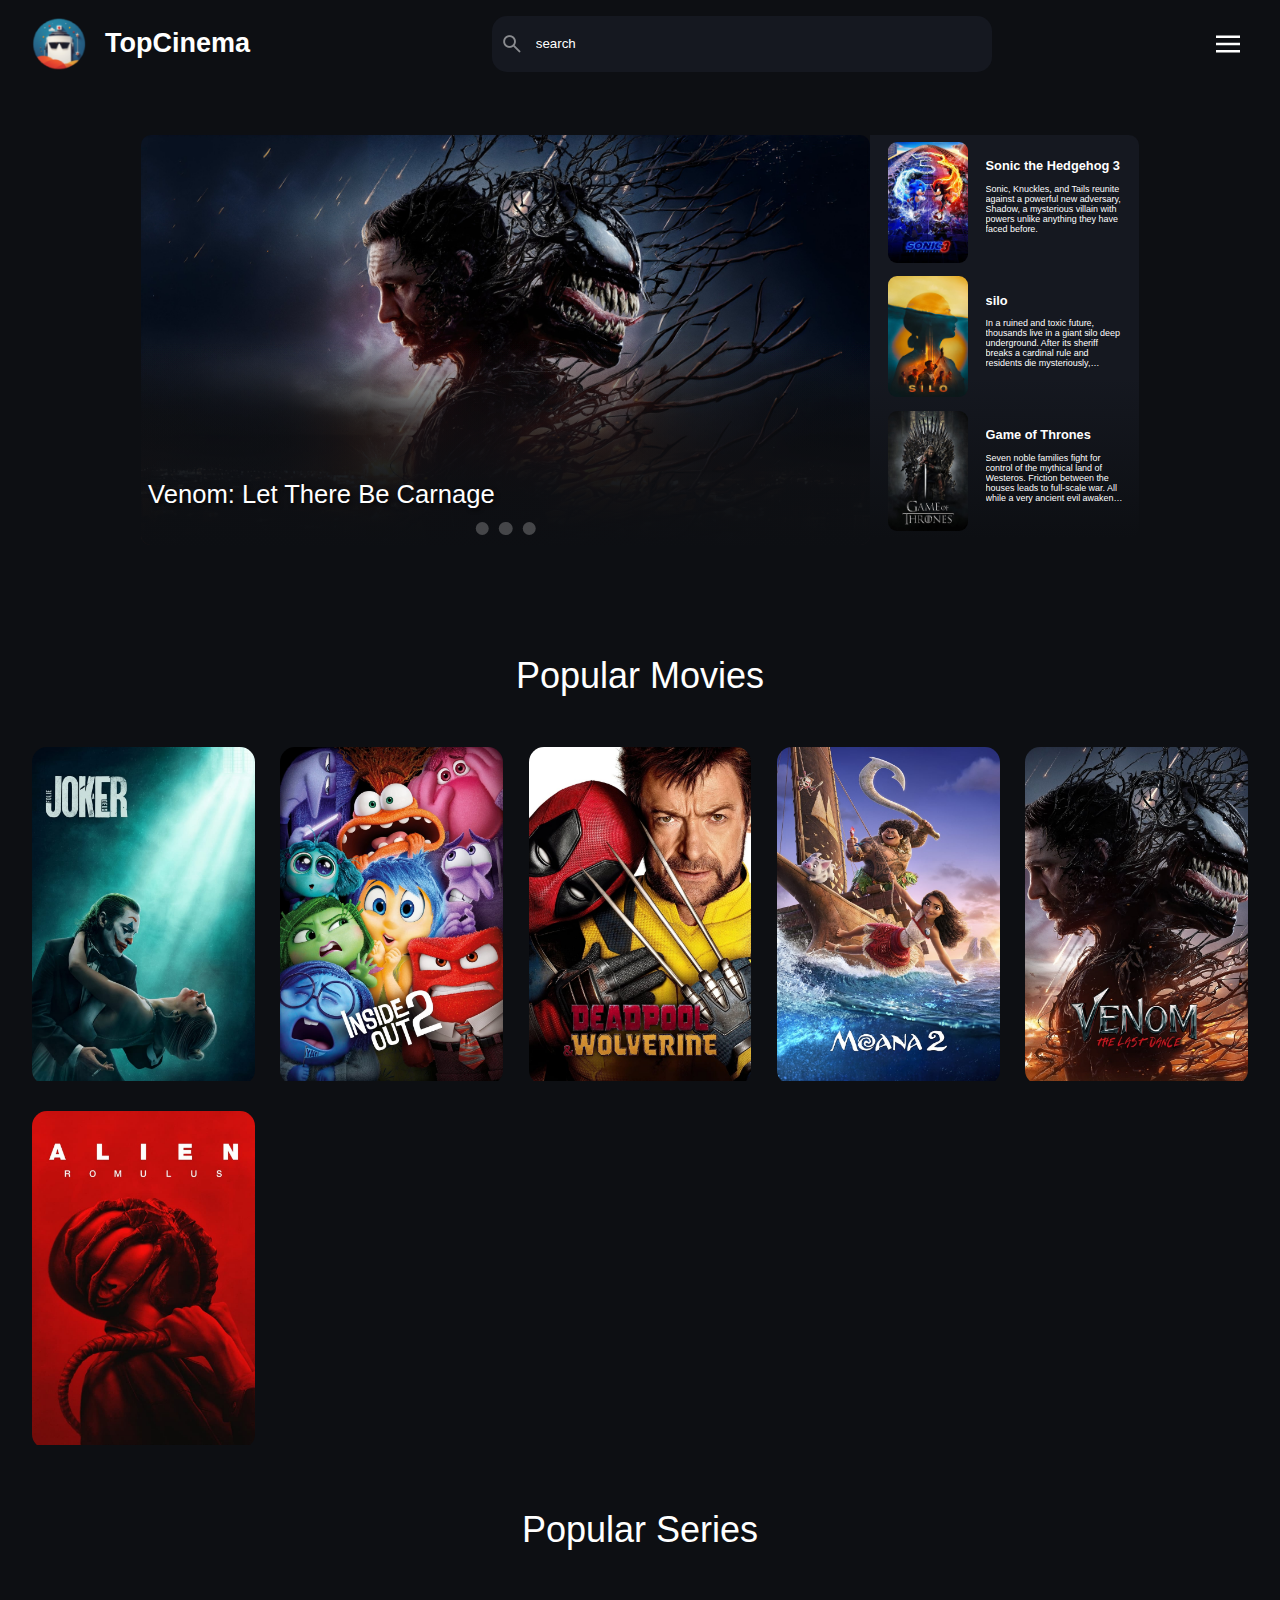
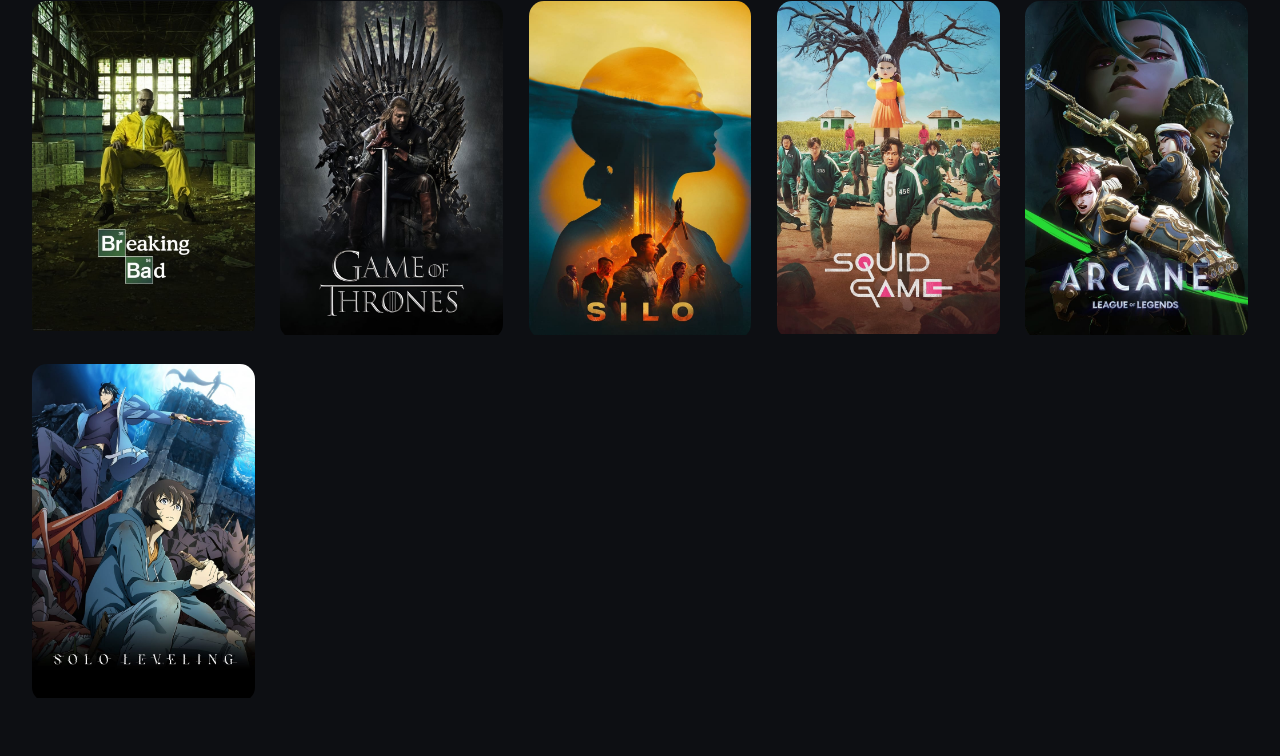
<file: index.html>
<!DOCTYPE html>
    <html lang="en">
    <head>
        <meta charset="UTF-8">
        <meta name="viewport" content="width=device-width, initial-scale=1.0">
        <title>Document</title>
        <link rel="stylesheet" href="style.css">
    </head>
 
    <body>
      
        <header>
            
            <div class="title">
                <img src="images/logo.ico" alt="" class="logo">
                <h1>TopCinema</h1>
            </div>
            
            <div class="search-box" search-box>
                <div class="search-wrapper" search-wrapper>
                    <input type="text" name="search" placeholder="search"aria-label="search" class="search-field" id="search-bar" autocomplete="off">

                    <img src="images/search.png" width="24" height="24" alt="search"class="leading-icon">
                    
                </div>
                
                                    
            </div>
            <div class="dropdown">
                <input type="checkbox" id="dropdown-toggle" class="dropdown-toggle">
                <label for="dropdown-toggle" class="dropdown-btn" aria-label="Open menu">
                    <img src="images/icons8-menu.svg" alt="Menu" class="menu-icon">
                </label>
                <ul class="dropdown-menu">
                    <li><a href="index.html">Home</a></li>
                    <li><a href="#movies">Movies</a></li>
                    <li><a href="#series">Series</a></li>
                </ul>
            </div>
        </header>


        <nav>
       
        </nav>

        <main>
            <div class="banner-container">
                <div class="banner">
                    <!-- Referências para :target -->
                    <a id="slide1"></a>
                    <a id="slide2"></a>
                    <a id="slide3"></a>
                
                    <!-- Slides -->
                    <div class="slides">
                        <div class="slide">
                            <div class="gradient-overlay"></div> <!-- Gradiente exclusivo para cada slide -->
                            <div class="banner-title">Venom: Let There Be Carnage</div>
                            <img src="images/banner_venom.jpg" alt="Slide 1">
                        </div>
                        <div class="slide">
                            <div class="gradient-overlay"></div>
                            <div class="banner-title">Moana: Return to the Sea</div>
                            <img src="images/banner_moana.jpg" alt="Slide 2">
                        </div>
                        <div class="slide">
                            <div class="gradient-overlay"></div>
                            <div class="banner-title">Gladiator: The Return</div>
                            <img src="images/banner_gladiador.jpg" alt="Slide 3">
                        </div>
                    </div>
                
        
        
                    <div class="navigation-link">
                        <a href="#slide1"></a>
                        <a href="#slide2"></a>
                        <a href="#slide3"></a>
                    </div>
    
                </div>
                <div class="other">
                    
                    <a class="other-movies" href="detail.html">
                        <div class="mini-card">
                            <img src="images/sonic.jpg" alt="Inside Out">
                        </div>
                        <div class="text">
                            <h2>Sonic the Hedgehog 3</h2>
                            <p>Sonic, Knuckles, and Tails reunite against a powerful new adversary, Shadow, a mysterious villain with powers unlike anything they have faced before.</p>
                        </div>
                        
                       
                    </a>
                    <div class="other-movies">
                        <div class="mini-card">
                            <img src="images/silo.jpg" alt="Inside Out">                        
                        </div>
                        <div class="text">
                            <h2>silo</h2>
                             <p>In a ruined and toxic future, thousands live in a giant silo deep underground.
                                 After its sheriff breaks a cardinal rule and residents die mysteriously, engineer Juliette starts to uncover shocking secrets and the truth about the silo.</p>
                        </div>
                    </div>
                    <div class="other-movies">
                        <div class="mini-card">
                            <img src="images/got.jpg" alt="Inside Out">                        
                        </div>
                        <div class="text">
                            <h2>Game of Thrones</h2>
                             <p>Seven noble families fight for control of the mythical land of Westeros. Friction between the houses leads to full-scale war. All while a very ancient evil awakens in the farthest north. </p>
                        </div>
                    </div>
                </div>
            </div>
           
            <h2 class="popular" id="movies">Popular Movies</h2>
            <div class="conteiner">
                <a class="square" href="detail2.html">
                    <div class="card">
                        <img src="images/joker.jpg" alt="joker">
                    </div>
                    <div class="desc">
                        <article>
                            <h2>Joker: Folie à Deux</h2>
                            <p>While struggling with his dual identity, Arthur Fleck not only stumbles 
                                upon true love, but also finds the music that's always been inside him.</p>
                        </article>
                        
                    </div>
                </a>
    
                <div class="square">
                    <div class="card">
                        <img src="images/Inside_Out_2_poster.jpg" alt="Inside Out">
                    </div>
                    <div class="desc">
                        <article>
                            <h2>Inside Out 2</h2>
                            <p>Teenager Riley's mind headquarters is undergoing a sudden demolition to make room
                                for something entirely unexpected: new Emotions! Joy, Sadness, Anger,
                                Fear and Disgust.</p>
                        </article>             
                    </div>
                </div>
    
                <div class="square">
                    <div class="card">
                        <img src="images/wolverine.jpg" alt="Wolverine">
                    </div>
                    <div class="desc">
                        <article>
                            <h2>Wolverine</h2>
                            <p>A listless Wade Wilson toils away in civilian life with his days as the morally flexible mercenary, Deadpool, behind him. 
                                But when his homeworld faces an existential threat.</p>
                        </article>
                    </div>
                </div>
                <div class="square">
                    <div class="card">
                        <img src="images/moana 2.jpg" alt="joker">
                    </div>
                    <div class="desc">
                        <article>
                            <h2>Moana 2</h2>
                            <p>After receiving an unexpected call from her wayfinding ancestors, Moana journeys alongside Maui and a new crew to
                                 the far seas of Oceania and into dangerous.</p>
                        </article>
                        
                    </div>
                </div>
                <div class="square">
                    <div class="card">
                        <img src="images/venom.jpg" alt="joker">
                    </div>
                    <div class="desc">
                        <article>
                            <h2>Venom: The Last Dance</h2>
                            <p>After receiving an unexpected call from her wayfinding ancestors, Moana journeys alongside Maui and a new crew to the far seas
                             of Oceania and into dangerous.</p>
                        </article>
                        
                    </div>
                </div>
                <div class="square">
                    <div class="card">
                        <img src="images/alien.jpg" alt="joker">
                    </div>
                    <div class="desc">
                        <article>
                            <h2>Alien: Romulus</h2>
                            <p>While scavenging the deep ends of a derelict space station, 
                                a group of young space colonizers come face to face with the most terrifying life form in the universe.</p>
                        </article>
                        
                    </div>
                </div>
            </div>
            <h2 class="popular" id="series">Popular Series</h2>
            <div class="conteiner">
                <a class="square" href="detail2.html">
                    <div class="card">
                        <img src="images/breaking.jpg" alt="joker">
                    </div>
                    <div class="desc">
                        <article>
                            <h2>Breaking Bad</h2>
                            <p>While struggling with his dual identity, Arthur Fleck not only stumbles 
                                upon true love, but also finds the music that's always been inside him.</p>
                        </article>
                        
                    </div>
                </a>
    
                <div class="square">
                    <div class="card">
                        <img src="images/got.jpg" alt="Inside Out">
                    </div>
                    <div class="desc">
                        <article>
                            <h2>Game of Thrones</h2>
                            <p>Teenager Riley's mind headquarters is undergoing a sudden demolition to make room
                                for something entirely unexpected: new Emotions! Joy, Sadness, Anger,
                                Fear and Disgust.</p>
                        </article>             
                    </div>
                </div>
    
                <div class="square">
                    <div class="card">
                        <img src="images/silo.jpg" alt="Wolverine">
                    </div>
                    <div class="desc">
                        <article>
                            <h2>Silo</h2>
                            <p>A listless Wade Wilson toils away in civilian life with his days as the morally flexible mercenary, Deadpool, behind him. 
                                But when his homeworld faces an existential threat.</p>
                        </article>
                    </div>
                </div>
                <div class="square">
                    <div class="card">
                        <img src="images/squid.jpg" alt="joker">
                    </div>
                    <div class="desc">
                        <article>
                            <h2>Squid Game</h2>
                            <p>After receiving an unexpected call from her wayfinding ancestors, Moana journeys alongside Maui and a new crew to
                                 the far seas of Oceania and into dangerous.</p>
                        </article>
                        
                    </div>
                </div>
                <div class="square">
                    <div class="card">
                        <img src="images/arcane.jpg" alt="joker">
                    </div>
                    <div class="desc">
                        <article>
                            <h2>Arcane</h2>
                            <p>After receiving an unexpected call from her wayfinding ancestors, Moana journeys alongside Maui and a new crew to the far seas
                             of Oceania and into dangerous.</p>
                        </article>
                        
                    </div>
                </div>
                <div class="square">
                    <div class="card">
                        <img src="images/solo.jpg" alt="joker">
                    </div>
                    <div class="desc">
                        <article>
                            <h2>Solo Leveling</h2>
                            <p>While scavenging the deep ends of a derelict space station, 
                                a group of young space colonizers come face to face with the most terrifying life form in the universe.</p>
                        </article>
                        
                    </div>
                </div>
            </div>
            <br>
            <br>
            <br>
        </main>
        
        
        
       
    </body>
    </html>
</file>
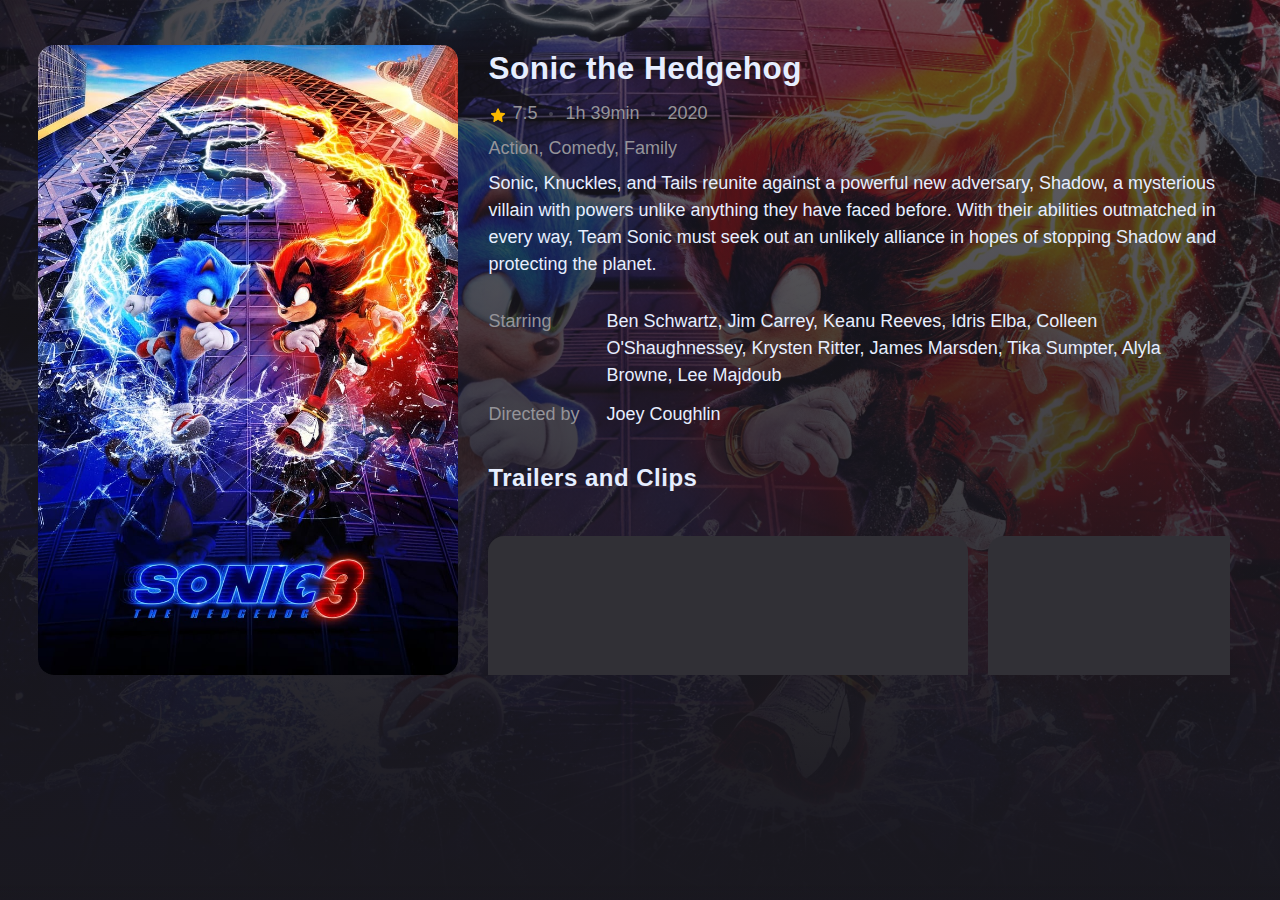
<file: detail.html>
<!DOCTYPE html>
<html lang="en">
<head>
    <meta charset="UTF-8">
    <meta name="viewport" content="width=device-width, initial-scale=1.0">
    <title>Movie Details</title>
    <link rel="stylesheet" href="detail.css">
</head>
<body>
    <main>                         
        <!--content-->
        <article class="container-detail" id="container" page-content>
            <!--banner-->
            <div class="movie-detail" id="movie-detail">
                <div class="backdrop-image" id="backdrop-image" style="background-image:url(images/sonic_backdrop.jpg)"></div>
                
                <figure class="poster-box movie-poster">
                    <img src="images/sonic.jpg" id="movie-poster" alt="Sonic Movie Poster" class="img-cover">
                </figure>
    
                <div class="detail-box">
                    <div class="detail-content">
                        <h1 class="heading" id="movie-title">Sonic the Hedgehog</h1>
                        <div class="meta-list">
                            <div class="meta-item">
                                <img src="images/star.png" width="20px" alt="rating">
                                <span class="span" id="movie-rating">7.5</span>
                            </div>
                            <div class="separator"></div>
                            <div class="meta-item" id="duration-time">1h 39min</div>
                            <div class="separator"></div>
                            <div class="meta-item" id="movie-year">2020</div>
                        </div>
                        <p class="genre" id="movie-genres">Action, Comedy, Family</p>
    
                        <p class="overview" id="movie-overview">
                            Sonic, Knuckles, and Tails reunite against a powerful new adversary, Shadow, a mysterious villain with powers unlike anything they have faced before. 
                            With their abilities outmatched in every way, Team Sonic must seek out an unlikely alliance in hopes of stopping Shadow and protecting the planet.
                        </p>
    
                        <ul class="detail-list">
                            <div class="list-item">
                                <p class="list-name">Starring</p>
                                <p id="Starring">Ben Schwartz, Jim Carrey, Keanu Reeves, Idris Elba, Colleen O'Shaughnessey, Krysten Ritter, James Marsden, Tika Sumpter, Alyla Browne, Lee Majdoub</p>
                            </div>
                            <div class="list-item">
                                <p class="list-name" id="director-label">Directed by</p>
                                <p id="director">Joey Coughlin</p>
                            </div>
                        </ul>  
                        
                        <div class="title-wrapper">
                            <h3 class="title-large" id="label-trailers">Trailers and Clips</h3>
                        </div>
                        <div class="video-list">
                            <div class="video-inner" id="video-inner">
                                <div class="video-card">
                                    <iframe id="trailer-1" src="https://www.youtube.com/embed/szby7ZHLnkA" frameborder="0" allowfullscreen></iframe>
                                </div>     
                                <div class="video-card">
                                    <iframe id="trailer-1" src="https://www.youtube.com/embed/qSu6i2iFMO0" frameborder="0" allowfullscreen></iframe>
                                </div>                       
                            </div>
                            
                                                  
                            </div>
                        </div>                                            
                    </div>
                </div>                   
            </div>
    
            <!-- <section class="movie-list" aria-label="popular movies">
                <div class="title-wrapper">
                    <h3 class="title-large also-like">You May Also Like</h3>
                </div>
                <div class="slider-list" id="slider-list">
                    <div class="slider-inner" id="slider-inner">
                        <div class="movie-card">
                            <img src="images/movie1.jpg" alt="Movie 1">
                            <p>Movie 1</p>
                        </div>
                        <div class="movie-card">
                            <img src="images/movie2.jpg" alt="Movie 2">
                            <p>Movie 2</p>
                        </div>
                        <div class="movie-card">
                            <img src="images/movie3.jpg" alt="Movie 3">
                            <p>Movie 3</p>
                        </div>
                    </div>
                    
                </div>
            </section> -->
        </article>
    </main>
</body>
</html>
</file>
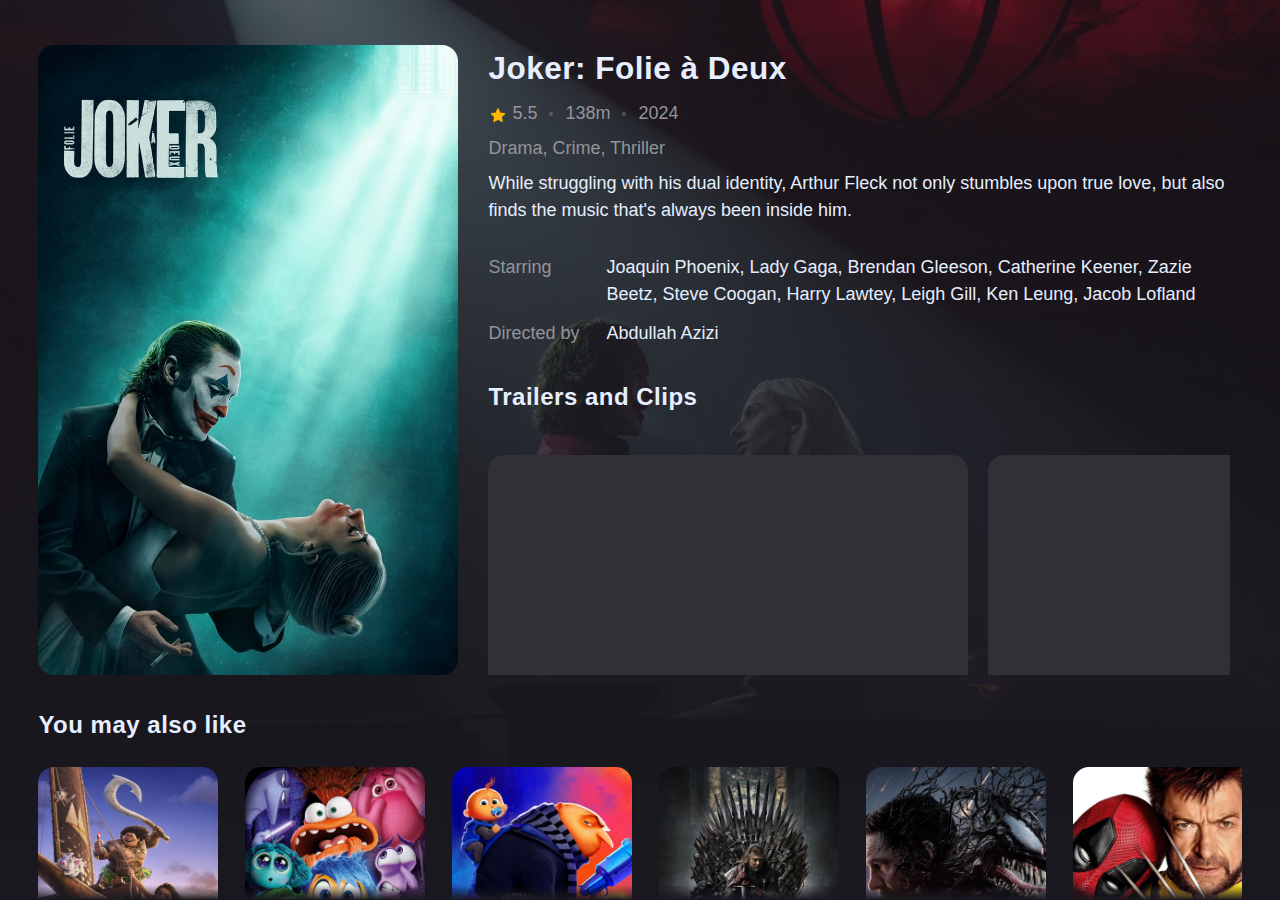
<file: detail2.html>
<!DOCTYPE html>
<html lang="en">
<head>
    <meta charset="UTF-8">
    <meta name="viewport" content="width=device-width, initial-scale=1.0">
    <title>Movie Details</title>
    <link rel="stylesheet" href="detail.css">
</head>
<body>
    <main>                         
        <!--content-->
        <article class="container-detail" id="container" page-content>
            <!--banner-->
            <div class="movie-detail" id="movie-detail">
                <div class="backdrop-image" id="backdrop-image" style="background-image:url(images/joker_bacdrop.jpg)"></div>
                
                <figure class="poster-box movie-poster">
                    <img src="images/joker.jpg" id="movie-poster" alt="Sonic Movie Poster" class="img-cover">
                </figure>
    
                <div class="detail-box">
                    <div class="detail-content">
                        <h1 class="heading" id="movie-title">Joker: Folie à Deux</h1>
                        <div class="meta-list">
                            <div class="meta-item">
                                <img src="images/star.png" width="20px" alt="rating">
                                <span class="span" id="movie-rating">5.5</span>
                            </div>
                            <div class="separator"></div>
                            <div class="meta-item" id="duration-time">138m</div>
                            <div class="separator"></div>
                            <div class="meta-item" id="movie-year">2024</div>
                        </div>
                        <p class="genre" id="movie-genres">Drama, Crime, Thriller</p>
    
                        <p class="overview" id="movie-overview">
                            While struggling with his dual identity, Arthur Fleck not only stumbles upon true love, but also finds the music that's always been inside him.
                        </p>
    
                        <ul class="detail-list">
                            <div class="list-item">
                                <p class="list-name">Starring</p>
                                <p id="Starring">Joaquin Phoenix, Lady Gaga, Brendan Gleeson, Catherine Keener, Zazie Beetz, Steve Coogan, Harry Lawtey, Leigh Gill, Ken Leung, Jacob Lofland</p>
                            </div>
                            <div class="list-item">
                                <p class="list-name" id="director-label">Directed by</p>
                                <p id="director">Abdullah Azizi</p>
                            </div>
                        </ul>  
                        
                        <div class="title-wrapper">
                            <h3 class="title-large" id="label-trailers">Trailers and Clips</h3>
                        </div>
                        <div class="video-list">
                            <div class="video-inner" id="video-inner">
                                <div class="video-card">
                                    <iframe id="trailer-1" src="https://www.youtube.com/embed/f8rupP9AQMU" frameborder="0" allowfullscreen></iframe>
                                </div>     
                                <div class="video-card">
                                    <iframe id="trailer-1" src="https://www.youtube.com/embed/vcyG78OvtcQ" frameborder="0" allowfullscreen></iframe>
                                </div>       
                                <div class="video-card">
                                    <iframe id="trailer-1" src="https://www.youtube.com/embed/OZYkbpuLQJs" frameborder="0" allowfullscreen></iframe>
                                </div>                        
                            </div>
                            
                                                  
                            </div>
                        </div>                                            
                    </div>
                </div>                   
            </div>
    
            <section class="list" id="list">
                <div class="title-wrapper" id="title-wrapper">
                    <h3 class="title-large">You may also like</h3>
                </div>
                <div class="slider-list" id="slider-list">
                    
                                         
                    <div class="slider-inner" id = "slider-inner">
                        <div class="movie-card">
                            <a href="./detail.html" class="card-btn"> 
                                <figure class="poster-box card-banner">
                                    <img src="images/moana 2.jpg" class="img-cover" alt="" >
                                </figure>
                                <div class="card-wrapper">
                                    <h4 class="title">Moana 2</h4>
                                    <div class="meta-list">
                    
                                        <div class="meta-item">
                                            <span class="span">8.4</span>
                                            <img src="./images/star.png" width="20px" height="20px" loading="lazy" alt="rating">             
                                        </div>
                                        <div class="card-badge">2022</div>           
                                    </div>
                                </div>
                            </a>
                                                                                    
                        </div>
                        <div class="movie-card">
                            <a href="./detail.html" class="card-btn"> 
                                <figure class="poster-box card-banner">
                                    <img src="images/Inside_Out_2_poster.jpg" class="img-cover" alt="" >
                                </figure>
                                <div class="card-wrapper">
                                    <h4 class="title">Inside Out 2</h4>
                                    <div class="meta-list">
                    
                                        <div class="meta-item">
                                            <span class="span">8.4</span>
                                            <img src="./images/star.png" width="20px" height="20px" loading="lazy" alt="rating">             
                                        </div>
                                        <div class="card-badge">2022</div>           
                                    </div>
                                </div>
                            </a>
                                                                                    
                        </div>
                        <div class="movie-card">
                            <a href="./detail.html" class="card-btn"> 
                                <figure class="poster-box card-banner">
                                    <img src="images/gru.jpg" class="img-cover" alt="" >
                                </figure>
                                <div class="card-wrapper">
                                    <h4 class="title">Gru</h4>
                                    <div class="meta-list">
                    
                                        <div class="meta-item">
                                            <span class="span">8.4</span>
                                            <img src="./images/star.png" width="20px" height="20px" loading="lazy" alt="rating">             
                                        </div>
                                        <div class="card-badge">2022</div>           
                                    </div>
                                </div>
                            </a>
                                                                                    
                        </div>
                        <div class="movie-card">
                            <a href="./detail.html" class="card-btn"> 
                                <figure class="poster-box card-banner">
                                    <img src="images/got.jpg" class="img-cover" alt="" >
                                </figure>
                                <div class="card-wrapper">
                                    <h4 class="title">Game of Thrones</h4>
                                    <div class="meta-list">
                    
                                        <div class="meta-item">
                                            <span class="span">8.4</span>
                                            <img src="./images/star.png" width="20px" height="20px" loading="lazy" alt="rating">             
                                        </div>
                                        <div class="card-badge">2022</div>           
                                    </div>
                                </div>
                            </a>
                                                                                    
                        </div>
                        <div class="movie-card">
                            <a href="./detail.html" class="card-btn"> 
                                <figure class="poster-box card-banner">
                                    <img src="images/venom.jpg" class="img-cover" alt="" >
                                </figure>
                                <div class="card-wrapper">
                                    <h4 class="title">Venom</h4>
                                    <div class="meta-list">
                    
                                        <div class="meta-item">
                                            <span class="span">8.4</span>
                                            <img src="./images/star.png" width="20px" height="20px" loading="lazy" alt="rating">             
                                        </div>
                                        <div class="card-badge">2022</div>           
                                    </div>
                                </div>
                            </a>
                                                                                    
                        </div>
                        <div class="movie-card">
                            <a href="./detail.html" class="card-btn"> 
                                <figure class="poster-box card-banner">
                                    <img src="images/wolverine.jpg" class="img-cover" alt="" >
                                </figure>
                                <div class="card-wrapper">
                                    <h4 class="title">Deadpool & Wolverine</h4>
                                    <div class="meta-list">
                    
                                        <div class="meta-item">
                                            <span class="span">8.4</span>
                                            <img src="./images/star.png" width="20px" height="20px" loading="lazy" alt="rating">             
                                        </div>
                                        <div class="card-badge">2022</div>           
                                    </div>
                                </div>
                            </a>
                                                                                    
                        </div>
                        <div class="movie-card">
                            <a href="./detail.html" class="card-btn"> 
                                <figure class="poster-box card-banner">
                                    <img src="images/alien.jpg" class="img-cover" alt="" >
                                </figure>
                                <div class="card-wrapper">
                                    <h4 class="title">Alien Romulos</h4>
                                    <div class="meta-list">
                    
                                        <div class="meta-item">
                                            <span class="span">8.4</span>
                                            <img src="./images/star.png" width="20px" height="20px" loading="lazy" alt="rating">             
                                        </div>
                                        <div class="card-badge">2022</div>           
                                    </div>
                                </div>
                            </a>
                                                                                    
                        </div>
                                         
                    </div>
                </div>
            </section>
        </article>
    </main>
</body>
</html>
</file>
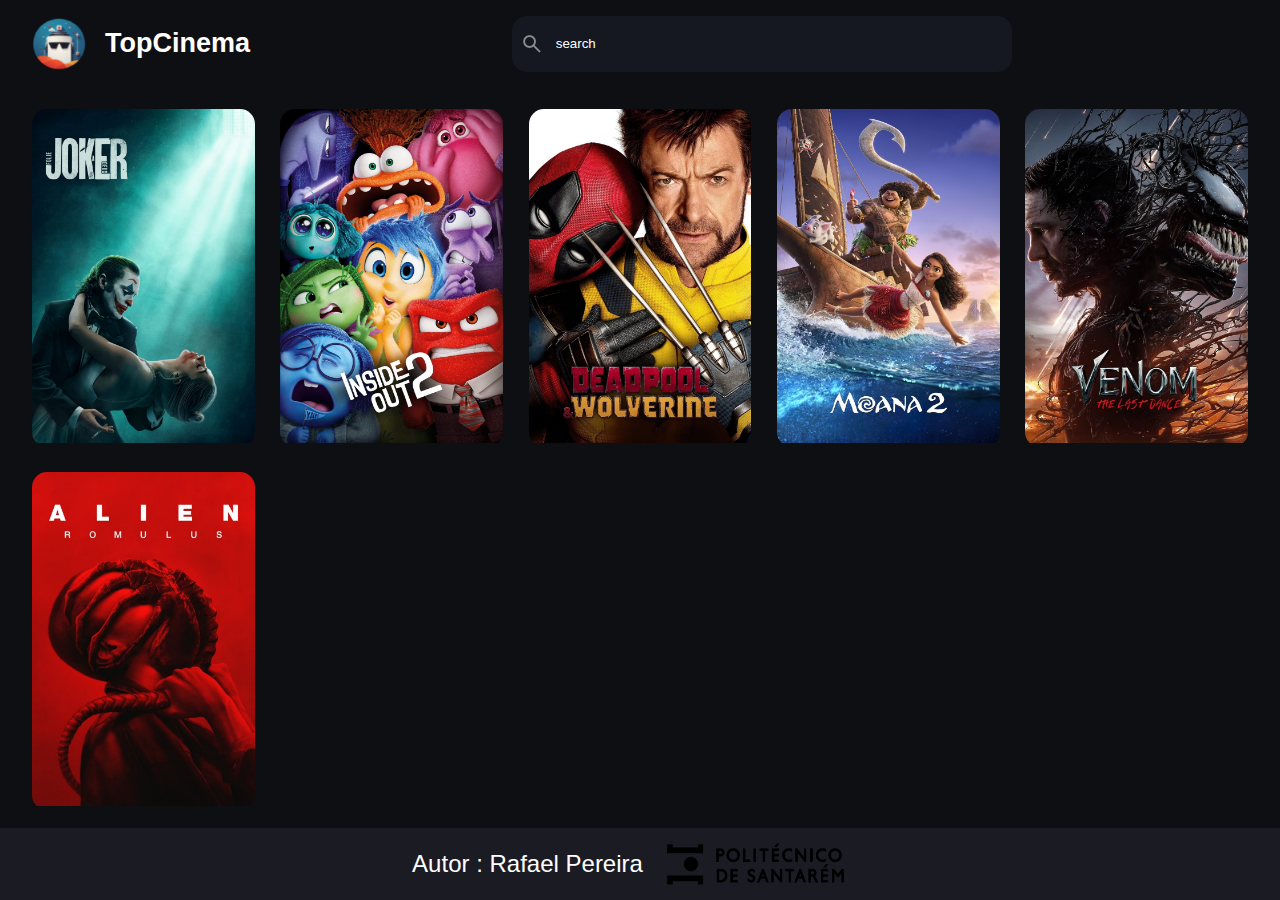
<file: test2.html>
<!DOCTYPE html>
<html lang="en">
<head>
    <meta charset="UTF-8">
    <meta name="viewport" content="width=device-width, initial-scale=1.0">
    <title>Document</title>
    <link rel="stylesheet" href="style.css">
</head>
<body>
    <header>
        <div class="title">
            <img src="images/logo.ico" alt="" class="logo">
            <h1>TopCinema</h1>
        </div>
        <div class="search-box" search-box>
            <div class="search-wrapper" search-wrapper>
                <input type="text" name="search" placeholder="search"aria-label="search" class="search-field" id="search-bar" autocomplete="off">

                <img src="images/search.png" width="24" height="24" alt="search"class="leading-icon">
                
            </div>
            
                                 
        </div>
    </header>

    <nav>
        <ul>
            <li><a href="">Movies   </a></li>
            <li><a href="">Series</a></li>
            <li><a href="">Top</a></li>
    
        </ul>
    </nav>

    <main>
        <div class="conteiner">
            <div class="square">
                <div class="card">
                    <img src="images/joker.jpg" alt="joker">
                </div>
                <div class="desc">
                    <article>
                        <h2>Joker: Folie à Deux</h2>
                        <p>While struggling with his dual identity, Arthur Fleck not only stumbles 
                            upon true love, but also finds the music that's always been inside him.</p>
                    </article>
                    
                </div>
            </div>

            <div class="square">
                <div class="card">
                    <img src="images/Inside_Out_2_poster.jpg" alt="Inside Out">
                </div>
                <div class="desc">
                    <article>
                        <h2>Inside Out 2</h2>
                        <p>Teenager Riley's mind headquarters is undergoing a sudden demolition to make room
                            for something entirely unexpected: new Emotions! Joy, Sadness, Anger,
                            Fear and Disgust, aren’t sure how to feel when Anxiety shows up.</p>
                    </article>             
                </div>
            </div>

            <div class="square">
                <div class="card">
                    <img src="images/wolverine.jpg" alt="Wolverine">
                </div>
                <div class="desc">
                    <article>
                        <h2>Wolverine</h2>
                        <p>A listless Wade Wilson toils away in civilian life with his days as the morally flexible mercenary, Deadpool, behind him. 
                            But when his homeworld faces an existential threat, Wade must reluctantly suit-up again with an even more reluctant Wolverine.</p>
                    </article>
                </div>
            </div>
            <div class="square">
                <div class="card">
                    <img src="images/moana 2.jpg" alt="joker">
                </div>
                <div class="desc">
                    <article>
                        <h2>Moana 2</h2>
                        <p>After receiving an unexpected call from her wayfinding ancestors, Moana journeys alongside Maui and a new crew to
                             the far seas of Oceania and into dangerous, long-lost waters for an adventure unlike anything she's ever faced.</p>
                    </article>
                    
                </div>
            </div>
            <div class="square">
                <div class="card">
                    <img src="images/venom.jpg" alt="joker">
                </div>
                <div class="desc">
                    <article>
                        <h2>Venom: The Last Dance</h2>
                        <p>After receiving an unexpected call from her wayfinding ancestors, Moana journeys alongside Maui and a new crew to the far seas
                         of Oceania and into dangerous, long-lost waters for an adventure unlike anything she's ever faced.</p>
                    </article>
                    
                </div>
            </div>
            <div class="square">
                <div class="card">
                    <img src="images/alien.jpg" alt="joker">
                </div>
                <div class="desc">
                    <article>
                        <h2>Alien: Romulus</h2>
                        <p>While scavenging the deep ends of a derelict space station, 
                            a group of young space colonizers come face to face with the most terrifying life form in the universe.</p>
                    </article>
                    
                </div>
            </div>
        </div>
    </main>
    <footer>
        <h2 style="font-weight:lighter;">Autor : Rafael  Pereira</h2>
        <img src="/images/politecnico.png" alt="" style="width: 25vh;">
    </footer>
</body>
</html>
</file>
<file: style.css>
:root{
    /**
        COLORS
    */
    --background: linear-gradient(90deg, hsla(220, 17%, 7%, 1) 20%, hsla(250, 13%, 11%, 1));
    --banner-background: hsla(250, 6%, 20%, 1);
    --white-alpha-20: hsla(0, 0%, 100%, 0.2);
    --on-background: hsla(220, 100%, 95%, 1);
    --on-surface: hsla(250, 100%, 95%, 1);
    --primary-variant: hsla(349, 69%, 51%, 1);
    --rating-color: hsla(44, 100%, 49%, 1);
    --background-base:  hsla(220, 17%, 7%, 1);

    --text-color: hsla(250, 2%, 59%, 1);
    --white: hsla(0, 0%, 100%, 1);

    /**
    GRADIENT COLOR
    */
    --banner-overlay: 90deg, hsla(220, 17%, 7%, 1) 7%, hsla(250, 13%, 11%, 0);
    --bottom-overlay: 180deg, hsla(250, 13%, 11%, 0) 90%, hsla(250, 13%, 11%, 1);
    --top-overlay: 0deg, hsla(250, 13%, 11%, 0) 95%, hsla(250, 13%, 11%, 1);
    /**
    TYPOGRAPHY
    */

    /*Font family */
    --ff-dm-sans: 'DM Sans', sans-serif;

    /* font size */
    --fs-body: 1.8rem;

    /* font height */
    --weight-bold: 700;

    /**
    border radius
    */
    --radius-8: 8px;
    --radius-16: 16px;

    /**
    transition
    */
    --transition-short: 250ms ease;
}

           
           html, body {
                height: 100%;
                margin: 0;
                padding: 0;
            
                display: flex;
                scroll-behavior: smooth;
                width: 100%;
                align-items: center;
            }
            input,button{
            
                border: none;
                text-align: left;
                cursor: pointer;
            }
            body {
                background-color: #0D0F13;
                color: white;
                font-family: 'Segoe UI', Tahoma, Geneva, Verdana, sans-serif;
                display: flex;
                flex-direction: column;
            }
            h1{
                margin-left: 0.7vw ;
                margin-top: 2vh;
                font-size: 3vh;
            }
            @media (max-width: 522px) {
                h1 {
                    display: none; /* Oculta o elemento e remove-o do fluxo */
                }
            }
            header {
                position: fixed; /* Mantém o header fixo no topo */
                top: 0; /* Garante que ele esteja no topo da janela */
                left: 0; /* Alinha com a lateral esquerda */
                right: 0; /* Alinha com a lateral direita */
                z-index: 1000; /* Certifica-se de que está acima de outros elementos */
                display: flex;
                justify-content: space-between; 
                align-items: center; 
                padding: 10px 2.5vw; 
                width: 100%; 
                box-sizing: border-box; 
                background-color: #0D0F13; /* Evita transparência indesejada */
            }
            .search-box {
                flex-grow: 1; 
                display: flex;
                margin-left: 2vw;
                justify-content: center; /* Centraliza horizontalmente */
            }
            .search-wrapper {
                max-width: 500px; 
                width: 100%; 
                position: relative;
                display: flex;
                justify-content: center;
            
            }
            .search-field{ /* barra de pesquisa*/   
                height: 6vh;
                width: 100%;
                line-height: 48px;
                padding-inline: 44px 16px;
                outline: none;
                border-radius: 15px;
                transition: 300ms;    
                background-color:rgb(21, 24, 32);
                
            
                color: white; 
            }
            .search-field::placeholder{color: white;}
            .search-field:hover{box-shadow: 0 0 0 2px white; cursor: text;}
            .search-field:focus{
                box-shadow: 0 0 0 2px white;
                padding-inline-start: 16px;
            }
            .search-wrapper .leading-icon{
                position: absolute;
                top: 50%;
                transform: translateY(-50%);
                left: 0.9vh;
                opacity: 0.5;
                transition: 300ms;
            }
            .search-wrapper:focus-within .leading-icon{opacity: 0;}
            .title {
                display: flex;
                align-items: center; 
                gap: 10px; 
            }

            .logo {
                height: 6vh; 
                width: auto; 
            
            }
            nav{
                
                display: flex;
                justify-content: center;
                align-items: center;
            }
            ul {
                display: flex;
                color: white;
                justify-content: center;
                list-style: none;
                gap: 5vh;
                padding: 15px;
                margin: 20px 0;

                background-color: #1b1b23;
                align-self: center;
                width: fit-content;
                
                font-size: 2vh;
                font-weight: 600;
                border-radius: 30px;
            }


            a {
                color: white;
                text-decoration: none;
            }
            li{
                transition: 300ms;
                
            }
            li:hover{
                opacity: 0.5;;
            }
            main {
                display: flex;
                flex-direction: column;
                width: 100%;
                justify-content: center;
                align-items: center;
                flex-grow: 1;
                
                border: 1 px solid white;
            }

            .conteiner {
                display: grid; /* Define como grid */
                grid-template-columns: repeat(auto-fit, minmax(200px, 1fr));
                gap: 2vw; 
                width: 95%;  
                
                justify-content: center;

            
            
            }

            .square {
                position: relative; /* Necessário para posicionar o conteúdo filho */
                width: fit-content; /* Garante que o tamanho seja baseado no conteúdo */
                border-radius: 15px;
                overflow: hidden;

            }

            .card {
                aspect-ratio: 2 / 3; /* Mantém a proporção da imagem */
            }

            .card img {
                width: 100%; 
                height: auto; 
                object-fit: cover; /* Garante que a imagem preencha o espaço sem distorcer */
            }

            .desc {
                position: absolute; /* Coloca a descrição sobre a imagem */
                top: 0;
                left: 0;
                width: 100%;
                height: 100%;
                background-color: rgba(0, 0, 0, 0.7); /* Fundo semi-transparente */
                color: white;
                display: flex;
                flex-direction: column;
                justify-content: center;
                align-items: center;
                opacity: 0; /* Invisível por padrão */
                transition: opacity 0.3s ease; /* Transição suave */
                
                padding-right: 1vw;
            }
            .desc article h2{
                font-size: 2.8vh;
            }
            .desc article p{
                font-size: 1.8vh;
            }
            .desc article{
                width: 90%;
            }
            .square:hover .desc {
                opacity: 1; /* Visível ao passar o mouse */
            }
            footer{
                height: 8vh;
                display: flex;
                background-color: #1b1b23;
                text-align: center;
                justify-content: center;
                align-items: center;
                width: 100%;
            }
            .banner-container{
                display: flex;
                align-items: flex-start;
                
                justify-content: center;
                width: 100%;
                padding-top: 15vh;
                padding-bottom: 50px;

            }
            .banner {
                position: relative;
                width: 57%;
                height: auto;
                z-index: 5;
                aspect-ratio: 16 / 9;
                overflow: hidden;
                border-radius: 10px;
                
                display: block;
            }
            
            

            
            
            .slides {
                display: flex;
                width: 300%; 
                height: 100%; 
                transition: transform 0.5s ease-in-out;
            }
            .slide{
                width: 100%;
                height: 100%;
            }
            .slide img {
                width: 100%;
                height: 100%;
                object-fit: cover; 
            }
            .banner-title{
                z-index: 2;
                
                font-size: 2vw;
                position: absolute;
                margin-left: 1%;
                bottom: 4vh;
                text-shadow: 2px 2px 4px rgba(0, 0, 0, 0.7); /* Para melhor visibilidade */

            }
            .gradient-overlay {
                position: absolute;
                top: 0;
                left: 0;
                width: 100%;
                height: 100%;
                background: linear-gradient(to bottom, rgba(0, 0, 0, 0) 50%, #0D0F13 106%);
                pointer-events: none;
                z-index: 1; /* Fica abaixo do título */
            }
            
            .navigation-button {
                position: absolute;
                top: 50%;
                transform: translateY(-50%);
                background-color: rgba(0, 0, 0, 0.5);
                border: none;
                color: white;
                font-size: 24px;
                padding: 10px;
                cursor: pointer;
                z-index: 10;
                transition: background-color 0.3s ease;
                text-decoration: none;
                display: flex;
                align-items: center;
                justify-content: center;
                height: 40px;
                width: 40px;
                border-radius: 50%;
            }

            #slide1{
                position: fixed;
                top: 0;;
            }
            #slide2{
                position: fixed;
                top: 0;;
            }
            #slide3{
                position: fixed;
                top: 0;;
            }
            
            /* Controle com :target */
            #slide1:target ~ .slides {
                transform: translateX(0%);
            }
            #slide2:target ~ .slides {
                transform: translateX(-33.3%);
            }
            #slide3:target ~ .slides {
                transform: translateX(-66.7%);
            }

            /* Links para :target */
            .navigation-link {
                position: absolute;
                bottom: 10px;
                left: 50%;
                transform: translateX(-50%);
                display: flex;
                gap: 10px;
                z-index: 5;
            }

            .navigation-link a {
                width: 1.5vh;
                height: 1.5vh;
                background-color: rgba(255, 255, 255, 0.233);
                border-radius: 50%;
                display: inline-block;
                text-decoration: none;
                transition: background-color 0.3s ease;
                
            }

            .navigation-link a:hover {
                background-color: rgba(255, 255, 255, 0.8);
            }
            .other{
                position: relative;
                width: 20vw;
                height: 30;
                padding-left: 1%;
                background-color: rgb(21, 24, 32);
                border-top-right-radius: 10px;
                border-bottom-right-radius: 10px;
                
            }
            .other::before {
                content: "";
                position: absolute;
                top: 0;
                left: 0;
                width: 100%;
                height: 100%;
                background: linear-gradient(to bottom, rgba(0, 0, 0, 0) 60%, #0D0F13 100%);
                pointer-events: none;
                z-index: 0;
            }
            .other-movies{
                
                width: 100%;
                height: 33%;

                display: flex;
            }
            .text {
                width: 65%; 
                padding: 5%;
                
                overflow: hidden; 
                z-index: 2;
            
                box-sizing: border-box; 
            }
            
            .text p {
                font-size: 0.7vw; /* Ajuste proporcional do tamanho da fonte */
                

                display: -webkit-box; 
                -webkit-box-orient: vertical; 
                -webkit-line-clamp: 5; 
                overflow: hidden; 
                text-overflow: ellipsis;
                z-index: 5;
            }
            
            .text h2 {
                font-size: 1vw; 
                font-weight: 600;
                
                display: -webkit-box; 
                -webkit-box-orient: vertical; 
                -webkit-line-clamp: 1t; 
                overflow: hidden; /
                text-overflow: ellipsis; 
                z-index: 5;
            }
        
            .mini-card{
                
                
                height: auto;
                display: flex;
                flex: 0 0 35%;
                align-items: center;
                justify-content: center;
                aspect-ratio: 2/3;
                
            }
            .mini-card img{
                width: 90%;
                border-radius: 1vh;
                object-fit: cover; 
                z-index: 1;
                
            }
            .popular{
                font-size: 4vh;
                font-weight: 500;
                padding-top: 30px;
                padding-bottom: 20px;
            }
            
            .dropdown {
                position: relative;
                display: flex;
                align-items: center;
            }
            
            
            .dropdown-toggle {
                display: none;
            }
            
            .dropdown-btn {
                background: none;
                border: none;
                cursor: pointer;
                padding: 8px;
                display: flex;
                align-items: center;
                justify-content: center;
            }
            
            .menu-icon {
                width: 24px;
                height: 24px;
            }
            
            .dropdown-menu {
                position: absolute;
                top: 50px;
                right: 0;
                background: rgb(21, 24, 32);;
                border-radius: var(--radius-8);
                box-shadow: 0px 4px 6px rgba(0, 0, 0, 0.1);
                list-style: none;
                padding: 8px 0;
                z-index: 10;
                width: 150px;

                display: flex; 
                flex-direction: column; 
                align-items: flex-start;
            
                
                opacity: 0;
                transform: translateY(-10px);
                pointer-events: none;
            
                
                transition: opacity 0.3s ease, transform 0.3s ease;
                z-index: 10;
                gap: 2vh;
                align-items: center;
            }
            
            .dropdown-menu li {
                padding: 8px 8px;
            }
            
            .dropdown-menu li a {
                color: var(--on-surface);
                text-decoration: none;
                display: block;
                font-size: 1.2rem;
            }
            
            .dropdown-menu li a:hover {
                background: var(--white-alpha-20);
                border-radius: var(--radius-8);
            }
            
            /* Mostrar dropdown com transição */
            .dropdown-toggle:checked ~ .dropdown-menu {
                opacity: 1;
                transform: translateY(0);
                pointer-events: auto;
            }
            @media (max-width: 1000px) {
                .other {
                    display: none; 
                }
            
                .banner-container {
                    justify-content: center; 
                    padding-bottom: 20px; 
                }
                .conteiner {
                    display: grid; /* Define como grid */
                    grid-template-columns: repeat(auto-fit, minmax(150px, 200px));
                    gap: 30px; 
                    width: 95%;  
                    
                    justify-content: center;
     
                }
                .banner-title{
                    font-size: 3.2vw;
                }
                .desc article h2{
                    font-size: 2.2vh;
                }
                .desc article p{
                    font-size: 1.6vh;
                }
                .banner {
                    width: 95%; 
                    border-radius: 0; 
                }
            }
               

                @media (max-width: 500px) { 
                    
                    .conteiner {
                        display: grid; /* Define como grid */
                        grid-template-columns: repeat(auto-fit, minmax(150px, 160px));
                        gap: 5vw; 
                        width: 95%;  
                        
                        justify-content: center;
                        
                    
                    
                    }
                    
            }
</file>
<file: detail.css>
:root{
    /**
        COLORS
    */
    --background: linear-gradient(90deg, hsla(220, 17%, 7%, 1) 20%, hsla(250, 13%, 11%, 1));
    --banner-background: hsla(250, 6%, 20%, 1);
    --white-alpha-20: hsla(0, 0%, 100%, 0.2);
    --on-background: hsla(220, 100%, 95%, 1);
    --on-surface: hsla(250, 100%, 95%, 1);
    --primary-variant: hsla(349, 69%, 51%, 1);
    --rating-color: hsla(44, 100%, 49%, 1);
    --background-base:  hsla(220, 17%, 7%, 1);

    --text-color: hsla(250, 2%, 59%, 1);
    --white: hsla(0, 0%, 100%, 1);

    /**
    GRADIENT COLOR
    */
    --banner-overlay: 90deg, hsla(220, 17%, 7%, 1) 7%, hsla(250, 13%, 11%, 0);
    --bottom-overlay: 180deg, hsla(250, 13%, 11%, 0) 90%, hsla(250, 13%, 11%, 1);
    --top-overlay: 0deg, hsla(250, 13%, 11%, 0) 95%, hsla(250, 13%, 11%, 1);
    /**
    TYPOGRAPHY
    */

    /*Font family */
    --ff-dm-sans: 'DM Sans', sans-serif;

    /* font size */
    --fs-body: 1.8rem;

    /* font height */
    --weight-bold: 700;

    /**
    border radius
    */
    --radius-8: 8px;
    --radius-16: 16px;

    /**
    transition
    */
    --transition-short: 250ms ease;
}

*,
*::before,
*::after{
    margin:0;
    padding: 0;
    box-sizing: border-box;
}

li{list-style: none;}

a,img,span,iframe,button{display: block;}

a{
    color: inherit;
    text-decoration: none;
}
img{height: auto;}

input{width: 100%;}

html{
    font-family: var(--ff-dm-sans);
    font-size: 10px;
    scroll-behavior: smooth;

}
body{
    background: var(--background);
    color: var(--on-background);
    font-size: var(--fs-body);
    line-height: 1.5;

}

::-webkit-scrollbar {
    width: 5px; 
}

::-webkit-scrollbar-thumb {
    background-color: var(--banner-background); 
    border-radius: var(--radius-8); 
}

::-webkit-scrollbar-track-piece {
    color: transparent; 
}

iframe{
    width: 100%;
    height: 100%;
}




/* BANNER AND REUSED STYLE */
.img-cover, .heading, .title-large{
    font-weight: var(--weight-bold);
    letter-spacing: 0.5px;
}
.heading{
    font-size: 3.5vh;
}
.img-cover{   
    width: 100%;
    height: 100%;
    object-fit: cover;
    margin-right: 0;
}

.meta-list{
    display: flex;
    flex-wrap: wrap;
    justify-content: flex-start;
    gap: 12px;
    align-items: center;
}

.poster-box{
    aspect-ratio: 2 / 3;    
}
.poster-box,.video-card{
    background-repeat: no-repeat;
    background-size: 50px;
    background-position: center;   
    background-color: var(--banner-background);
    border-radius: var(--radius-16);
    overflow: hidden;
}

.title-wrapper{
    margin-block-end: 24px;
}

/* DETAIL PAGE */
.container-detail{
    width: 100%;
    position: absolute;
    padding-top: 5vh;
    padding-left: 3vw;
    padding-right: 3vw;
    overflow-y: overlay;
    background-color: hsla(250, 13%, 11%, 1);
    height: 100vh;
    z-index: -2;
}
.container-detail::after{
    content: "";
    position: fixed;
    bottom: 0;
    left: 0;
    width: 100%;
    height: 150px;
    background-image: linear-gradient(var(--bottom-overlay));
    z-index: 1;
    pointer-events: none;
}
.detail-arrow{
    position: absolute;
    color: var(--text-color);
    left: 8px;
    top: 8px;
    font-size: 50px;
    z-index: 3;
}
.detail-arrow:hover{
    color: white;
    text-shadow: 0 0 0 2px var(--on-surface);
    transition: var(--transition-short);
}
.backdrop-image{
    position: absolute;
    top: 0;
    left: 0;
    width: 100%;
    height: 100%;
    background-repeat: no-repeat;
    background-size: cover;
    background-position: center;
    z-index:-1;
}
.backdrop-image::before{
    content: "";
    position: absolute;
    inset: 0;
    background-image: linear-gradient(0deg, hsla(250, 13%, 11%, 1), hsla(250, 13%, 11%, 0.65));
}

.movie-detail .movie-poster{
    min-width: fit-content;
    aspect-ratio:2/3; 
    z-index: 3;
}

.movie-detail :is(.meta-list, .genre){
    color: var(--text-color);
}
.movie-detail{
    display: flex;
    height:70vh;
}
.detail-box{
    height: 100%;
    overflow-y: auto;
    margin-left: 30px;
    width: 70vw;
    z-index: 3;
}
.detail-content{
    display: flex;
    flex-direction: column;
    align-self: center;
    padding-right: 12px;
}
.detail-box:is(:hover, :focus-within)::-webkit-scrollbar-thumb{
    background-color: var(--banner-background);
    border-radius: var(--radius-8);
}
.detail-box::-webkit-scrollbar {width: 1.6vh;}
.detail-box::-webkit-scrollbar-track-piece {color: transparent;}

.detail-content .meta-list{
    margin-block: 8px;
}
.detail-content .genre{
    margin-block-end: 8px;
}
.detail-content .detail-list{
    margin-block-start: 30px;
    margin-block-end: 20px;
}
.title-large{
    font-size: 2.7vh;
}
.movie-detail .list-item{
    display: flex;
    align-items: flex-start;
    gap: 8px;
    margin-block-end: 12px;
}
.movie-detail .list-name{
    color: var(--text-color);
    max-width: 110px;
    width: 100%;
}
.separator{
    width: 4px;
    height: 4px;
    background-color: var(--white-alpha-20);
    border-radius: var(--radius-8);
}


.video-list{
    position: relative;
    overflow-x: overlay;
}
.video-list:is(:hover, :focus-within)::-webkit-scrollbar-thumb{
    background: var(--banner-background);
    border-radius: var(--radius-8);
}
.video-list::-webkit-scrollbar {height: 1.6vh;}
.video-list::-webkit-scrollbar-track-piece {color: transparent;}
.video-inner{
    position: relative;
    scroll-behavior: smooth;
    display: flex;
    margin-bottom: 10px;
    gap: 20px;
}
.video-card{
    aspect-ratio: 16/9;
    flex-shrink: 0;
    max-width: 480px;
    width: 85vw;
}

.meta-item{
    display: flex;
    align-items: center;
    gap: 4px;
}


.title-large {
    font-size: 24px;
    font-weight: bold;
    margin-bottom: 16px;
}

.slider-list {
    display: flex;
    overflow-x: auto;
    
}

.slider-inner {
    display: flex;
    flex-wrap: nowrap;
    gap: 3vh;
}

.movie-card{
    min-width: 180px;
    width: 11.5vw;
    display: flex;
    align-items: center; /* Alinha os filhos no centro horizontalmente */
    
}

.card-btn {
    display: block;
    text-decoration: none;
    color: inherit;
}

.poster-box {
    position: relative;
    display: block;
    overflow: hidden;
}

.card-banner {
    width: 100%;
    height: auto;
    object-fit: cover;
}

.img-cover {
    width: 100%;
    height: auto;
    display: block;
    object-fit: cover;
}

.card-wrapper{
    display: flex;
    text-align: center;
    flex-direction: column;
    align-items: center;
}

.list{ 
    padding-block-start: 32px; 
    padding-bottom: 80px;
}
.card-wrapper .title{
    font-family: 'Plus Jakarta Sans', sans-serif;
    padding-top: 10px;
    font-size: 15px;
    line-height: 20px;
    
    width: 96%;
    -webkit-line-clamp: 1;
}
.slider-list::-webkit-scrollbar {width: 1.6vh;}
.slider-list::-webkit-scrollbar-track-piece {color: transparent;}




@media (max-width: 900px){
    .movie-detail figure{
        display: none;
    }
    .detail-box{
        
        width: 90vw;
        
    }
    .detail-box{
        margin: 0;
        width: 100%;
    }
    .container-detail{
        padding-left: 2.5vh;
    }
}
</file>
